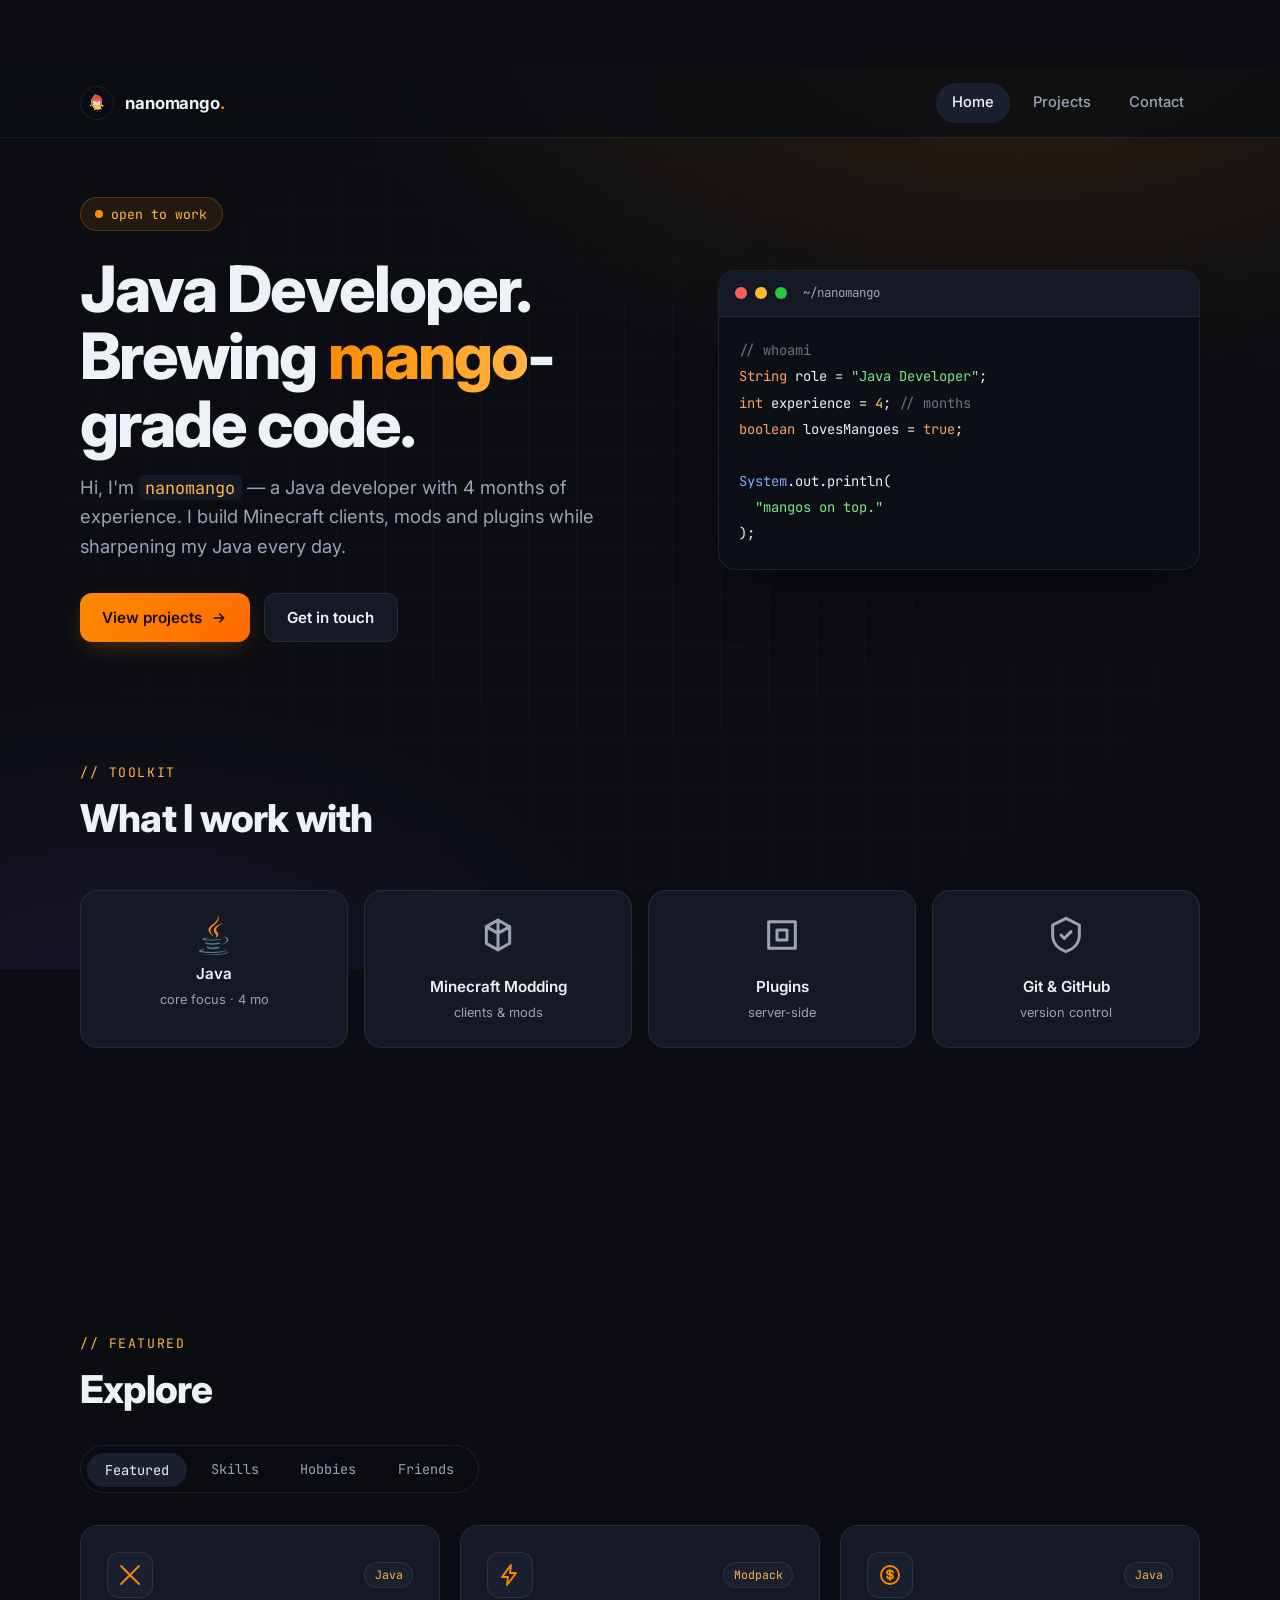
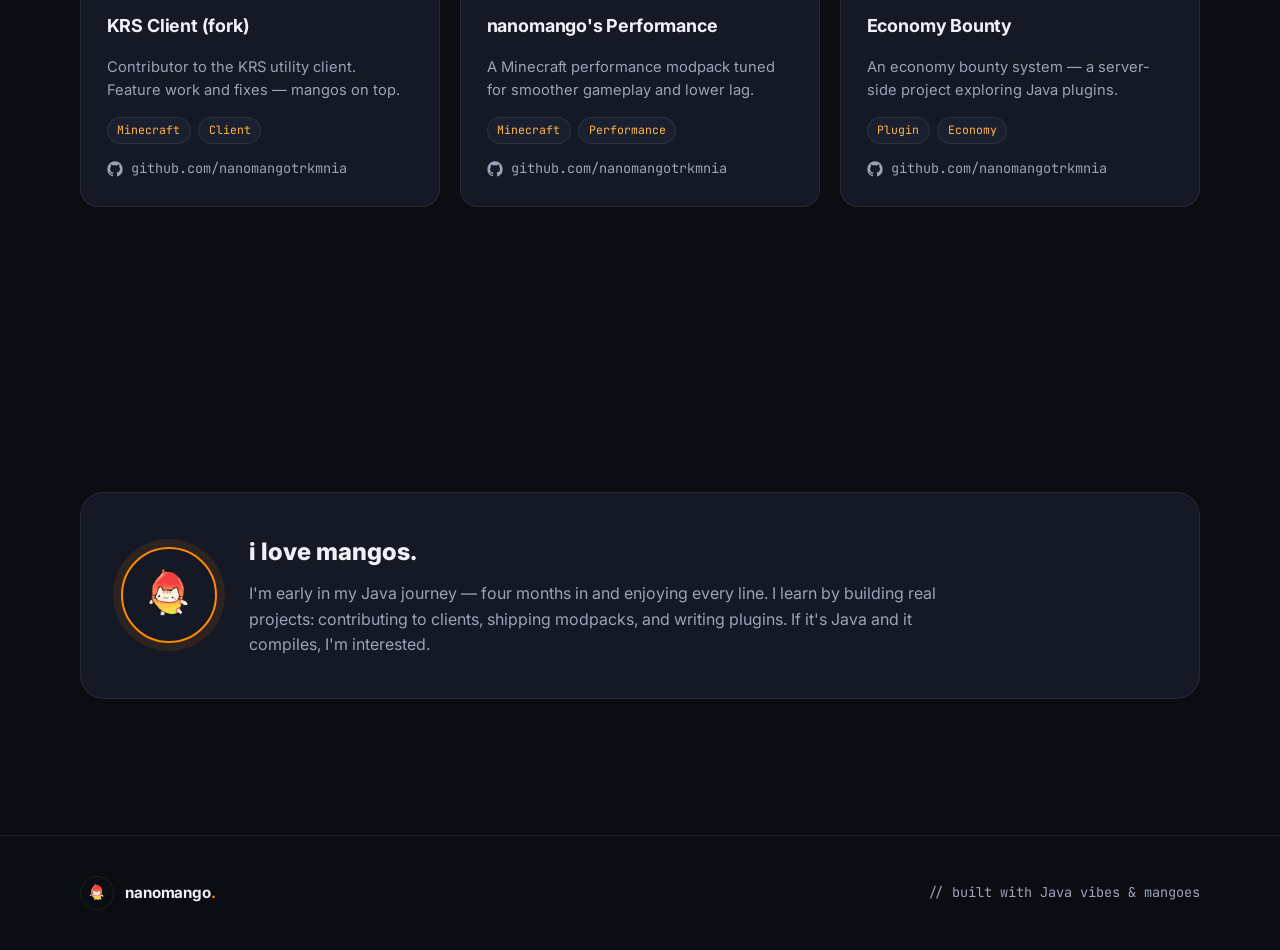
<file: index.html>
<!DOCTYPE html>
<html lang="en" class="home">
<head>
    <meta charset="UTF-8">
    <meta name="viewport" content="width=device-width, initial-scale=1.0">
    <title>nanomango — Java Developer</title>
    <meta name="description" content="nanomango is a Java developer with 4 months of experience building Minecraft mods, plugins and clients.">
    <link rel="icon" type="image/png" href="assets/mangocat.png">
    <link rel="preconnect" href="https://fonts.googleapis.com">
    <link rel="preconnect" href="https://fonts.gstatic.com" crossorigin>
    <link href="https://fonts.googleapis.com/css2?family=Inter:wght@400;500;600;700;800&family=JetBrains+Mono:wght@400;500;600&display=swap" rel="stylesheet">
    <link rel="stylesheet" href="assets/style.css">
</head>
<body>
    <nav class="nav">
        <div class="container nav-inner">
            <a class="brand" href="./">
                <img src="assets/mangocat.png" alt="nanomango">
                nanomango<span class="dot">.</span>
            </a>
            <div class="nav-links">
                <a href="./" class="active">Home</a>
                <a href="projects/">Projects</a>
                <a href="contact/">Contact</a>
            </div>
        </div>
    </nav>

    <main>
        <section class="hero container">
            <div>
                <span class="eyebrow"><span class="pulse"></span> open to work</span>
                <h1>Java Developer.<br>Brewing <span class="accent">mango</span>-grade code.</h1>
                <p class="subtitle">
                    Hi, I'm <code>nanomango</code> — a Java developer with 4 months of experience.
                    I build Minecraft clients, mods and plugins while sharpening my Java every day.
                </p>
                <div class="btn-row">
                    <a class="btn btn-primary" href="projects/">
                        View projects
                        <svg width="16" height="16" viewBox="0 0 24 24" fill="none" stroke="currentColor" stroke-width="2.4" stroke-linecap="round" stroke-linejoin="round"><path d="M5 12h14M13 6l6 6-6 6"/></svg>
                    </a>
                    <a class="btn btn-ghost" href="contact/">Get in touch</a>
                </div>
            </div>

            <div class="terminal">
                <div class="terminal-head">
                    <span class="tl red"></span>
                    <span class="tl yellow"></span>
                    <span class="tl green"></span>
                    <span class="path">~/nanomango</span>
                </div>
                <div class="terminal-body">
                    <div class="line"><span class="cm">// whoami</span></div>
                    <div class="line"><span class="kw">String</span> role = <span class="str">"Java Developer"</span>;</div>
                    <div class="line"><span class="kw">int</span> experience = <span class="num">4</span>; <span class="cm">// months</span></div>
                    <div class="line"><span class="kw">boolean</span> lovesMangoes = <span class="kw">true</span>;</div>
                    <div class="line">&nbsp;</div>
                    <div class="line"><span class="fn">System</span>.out.println(</div>
                    <div class="line">  <span class="str">"mangos on top."</span></div>
                    <div class="line">);</div>
                </div>
            </div>
        </section>

        <section class="section container">
            <div class="section-head">
                <div class="kicker">// toolkit</div>
                <h2>What I work with</h2>
            </div>
            <div class="skills-grid">
                <div class="skill">
                    <img src="assets/java.svg" alt="Java" width="40" height="40">
                    <div class="name">Java</div>
                    <div class="lvl">core focus · 4 mo</div>
                </div>
                <div class="skill">
                    <svg viewBox="0 0 24 24" fill="none" stroke="#9aa3b8" stroke-width="1.8" stroke-linecap="round" stroke-linejoin="round"><path d="M12 3v18M5 7l7-4 7 4M5 7l7 4 7-4M5 7v10l7 4 7-4V7"/></svg>
                    <div class="name">Minecraft Modding</div>
                    <div class="lvl">clients & mods</div>
                </div>
                <div class="skill">
                    <svg viewBox="0 0 24 24" fill="none" stroke="#9aa3b8" stroke-width="1.8" stroke-linecap="round" stroke-linejoin="round"><path d="M4 4h16v16H4zM9 9h6v6H9z"/></svg>
                    <div class="name">Plugins</div>
                    <div class="lvl">server-side</div>
                </div>
                <div class="skill">
                    <svg viewBox="0 0 24 24" fill="none" stroke="#9aa3b8" stroke-width="1.8" stroke-linecap="round" stroke-linejoin="round"><path d="M12 2l8 4v6c0 5-3.5 8.5-8 10-4.5-1.5-8-5-8-10V6z"/><path d="M9 12l2 2 4-4"/></svg>
                    <div class="name">Git & GitHub</div>
                    <div class="lvl">version control</div>
                </div>
            </div>
        </section>

        <section class="showcase container" id="showcase">
            <div class="section-head showcase-head">
                <div class="kicker">// featured</div>
                <h2>Explore</h2>
            </div>

            <div class="tabs" role="tablist">
                <button class="tab active" data-tab="featured">Featured</button>
                <button class="tab" data-tab="skills">Skills</button>
                <button class="tab" data-tab="hobbies">Hobbies</button>
                <button class="tab" data-tab="friends">Friends</button>
            </div>

            <div class="panes">
                <div class="pane active" id="pane-featured">
                    <div class="projects-grid">
                        <a class="project" href="https://github.com/nanomangotrkmnia/KRS-ohio-ver" target="_blank" rel="noopener">
                            <div class="project-top">
                                <span class="icon-badge">
                                    <svg viewBox="0 0 24 24" fill="none" stroke="#ff8a00" stroke-width="1.8" stroke-linecap="round" stroke-linejoin="round"><path d="M3 3l18 18M3 21L21 3"/></svg>
                                </span>
                                <span class="tag">Java</span>
                            </div>
                            <h3>KRS Client (fork)</h3>
                            <p>Contributor to the KRS utility client. Feature work and fixes — mangos on top.</p>
                            <div class="tags">
                                <span class="tag">Minecraft</span>
                                <span class="tag">Client</span>
                            </div>
                            <span class="repo-link">
                                <svg viewBox="0 0 24 24" fill="currentColor"><path d="M12 .5A11.5 11.5 0 0 0 .5 12a11.5 11.5 0 0 0 7.86 10.92c.58.11.79-.25.79-.56v-2c-3.2.7-3.88-1.36-3.88-1.36-.53-1.33-1.28-1.68-1.28-1.68-1.05-.72.08-.7.08-.7 1.16.08 1.77 1.2 1.77 1.2 1.03 1.77 2.7 1.26 3.36.96.1-.75.4-1.26.73-1.55-2.55-.29-5.24-1.28-5.24-5.68 0-1.25.45-2.28 1.2-3.08-.12-.3-.52-1.46.11-3.05 0 0 .97-.31 3.18 1.18a11 11 0 0 1 5.79 0c2.2-1.49 3.17-1.18 3.17-1.18.63 1.59.23 2.75.12 3.05.74.8 1.2 1.83 1.2 3.08 0 4.4-2.69 5.39-5.25 5.67.41.36.78 1.06.78 2.14v3.17c0 .31.2.68.8.56A11.5 11.5 0 0 0 23.5 12 11.5 11.5 0 0 0 12 .5Z"/></svg>
                                github.com/nanomangotrkmnia
                            </span>
                        </a>

                        <a class="project" href="https://github.com/nanomangotrkmnia/Nano-s-Performance" target="_blank" rel="noopener">
                            <div class="project-top">
                                <span class="icon-badge">
                                    <svg viewBox="0 0 24 24" fill="none" stroke="#ff8a00" stroke-width="1.8" stroke-linecap="round" stroke-linejoin="round"><path d="M13 2L4 14h6l-1 8 9-12h-6z"/></svg>
                                </span>
                                <span class="tag">Modpack</span>
                            </div>
                            <h3>nanomango's Performance</h3>
                            <p>A Minecraft performance modpack tuned for smoother gameplay and lower lag.</p>
                            <div class="tags">
                                <span class="tag">Minecraft</span>
                                <span class="tag">Performance</span>
                            </div>
                            <span class="repo-link">
                                <svg viewBox="0 0 24 24" fill="currentColor"><path d="M12 .5A11.5 11.5 0 0 0 .5 12a11.5 11.5 0 0 0 7.86 10.92c.58.11.79-.25.79-.56v-2c-3.2.7-3.88-1.36-3.88-1.36-.53-1.33-1.28-1.68-1.28-1.68-1.05-.72.08-.7.08-.7 1.16.08 1.77 1.2 1.77 1.2 1.03 1.77 2.7 1.26 3.36.96.1-.75.4-1.26.73-1.55-2.55-.29-5.24-1.28-5.24-5.68 0-1.25.45-2.28 1.2-3.08-.12-.3-.52-1.46.11-3.05 0 0 .97-.31 3.18 1.18a11 11 0 0 1 5.79 0c2.2-1.49 3.17-1.18 3.17-1.18.63 1.59.23 2.75.12 3.05.74.8 1.2 1.83 1.2 3.08 0 4.4-2.69 5.39-5.25 5.67.41.36.78 1.06.78 2.14v3.17c0 .31.2.68.8.56A11.5 11.5 0 0 0 23.5 12 11.5 11.5 0 0 0 12 .5Z"/></svg>
                                github.com/nanomangotrkmnia
                            </span>
                        </a>

                        <a class="project" href="https://github.com/nanomangotrkmnia/EconomyBounty" target="_blank" rel="noopener">
                            <div class="project-top">
                                <span class="icon-badge">
                                    <svg viewBox="0 0 24 24" fill="none" stroke="#ff8a00" stroke-width="1.8" stroke-linecap="round" stroke-linejoin="round"><circle cx="12" cy="12" r="9"/><path d="M12 7v10M15 9.5c0-1.4-1.3-2-3-2s-3 .6-3 2 1.4 1.7 3 2 3 .6 3 2-1.3 2-3 2-3-.6-3-2"/></svg>
                                </span>
                                <span class="tag">Java</span>
                            </div>
                            <h3>Economy Bounty</h3>
                            <p>An economy bounty system — a server-side project exploring Java plugins.</p>
                            <div class="tags">
                                <span class="tag">Plugin</span>
                                <span class="tag">Economy</span>
                            </div>
                            <span class="repo-link">
                                <svg viewBox="0 0 24 24" fill="currentColor"><path d="M12 .5A11.5 11.5 0 0 0 .5 12a11.5 11.5 0 0 0 7.86 10.92c.58.11.79-.25.79-.56v-2c-3.2.7-3.88-1.36-3.88-1.36-.53-1.33-1.28-1.68-1.28-1.68-1.05-.72.08-.7.08-.7 1.16.08 1.77 1.2 1.77 1.2 1.03 1.77 2.7 1.26 3.36.96.1-.75.4-1.26.73-1.55-2.55-.29-5.24-1.28-5.24-5.68 0-1.25.45-2.28 1.2-3.08-.12-.3-.52-1.46.11-3.05 0 0 .97-.31 3.18 1.18a11 11 0 0 1 5.79 0c2.2-1.49 3.17-1.18 3.17-1.18.63 1.59.23 2.75.12 3.05.74.8 1.2 1.83 1.2 3.08 0 4.4-2.69 5.39-5.25 5.67.41.36.78 1.06.78 2.14v3.17c0 .31.2.68.8.56A11.5 11.5 0 0 0 23.5 12 11.5 11.5 0 0 0 12 .5Z"/></svg>
                                github.com/nanomangotrkmnia
                            </span>
                        </a>
                    </div>
                </div>

                <div class="pane" id="pane-skills">
                    <div class="skills-grid">
                        <div class="skill">
                            <svg viewBox="0 0 24 24" fill="none" stroke="#9aa3b8" stroke-width="1.8" stroke-linecap="round" stroke-linejoin="round"><path d="M6 3h12v4a6 6 0 0 1-12 0zM6 4H4a2 2 0 0 0 2 3M18 4h2a2 2 0 0 1-2 3"/></svg>
                            <div class="name">Java</div>
                            <div class="lvl">core focus · 4 mo</div>
                            <div class="desc">OOP fundamentals, practiced daily.</div>
                        </div>
                        <div class="skill">
                            <svg viewBox="0 0 24 24" fill="none" stroke="#9aa3b8" stroke-width="1.8" stroke-linecap="round" stroke-linejoin="round"><path d="M6 13.87A4 4 0 0 1 7.41 6a5.11 5.11 0 0 1 1.05-1.54 5 5 0 0 1 7.08 0A5.11 5.11 0 0 1 16.59 6 4 4 0 0 1 18 13.87V21H6Z"/><path d="m6 17 12-4"/></svg>
                            <div class="name">Cooking</div>
                            <div class="lvl">home cooking</div>
                            <div class="desc">Kitchen experiments on the daily.</div>
                        </div>
                        <div class="skill">
                            <svg viewBox="0 0 24 24" fill="none" stroke="#9aa3b8" stroke-width="1.8" stroke-linecap="round" stroke-linejoin="round"><circle cx="12" cy="12" r="10"/><path d="M2 12h20M12 2a15.3 15.3 0 0 1 4 10 15.3 15.3 0 0 1-4 10 15.3 15.3 0 0 1-4-10 15.3 15.3 0 0 1 4-10z"/></svg>
                            <div class="name">Chinese</div>
                            <div class="lvl">simplified & traditional</div>
                            <div class="desc">Reading and writing in both scripts.</div>
                        </div>
                        <div class="skill">
                            <svg viewBox="0 0 24 24" fill="none" stroke="#9aa3b8" stroke-width="1.8" stroke-linecap="round" stroke-linejoin="round"><rect x="4" y="4" width="16" height="16" rx="2"/><rect x="9" y="9" width="6" height="6"/><path d="M15 2v2M15 20v2M2 15h2M2 9h2M20 15h2M20 9h2M9 2v2M9 20v2"/></svg>
                            <div class="name">PC Building</div>
                            <div class="lvl">custom builds</div>
                            <div class="desc">Picking parts and putting them together.</div>
                        </div>
                    </div>
                </div>

                <div class="pane" id="pane-hobbies">
                    <div class="hobby-grid">
                        <div class="card">
                            <h3>Minecraft</h3>
                            <p>Building, exploring and breaking blocks since forever.</p>
                        </div>
                        <div class="card">
                            <h3>Modding</h3>
                            <p>Tinkering with clients, mods and plugins.</p>
                        </div>
                        <div class="card">
                            <h3>Mangoes</h3>
                            <p>The superior fruit. No debate.</p>
                        </div>
                        <div class="card">
                            <h3>PC Building</h3>
                            <p>Picking parts and chasing frames.</p>
                        </div>
                        <div class="card">
                            <h3>Reading</h3>
                            <p>Novels and manhwas, one chapter at a time.</p>
                        </div>
                        <div class="card">
                            <h3>Cooking</h3>
                            <p>Experimenting in the kitchen.</p>
                        </div>
                        <div class="card">
                            <h3>Bedwars</h3>
                            <p>Breaking beds and taking names.</p>
                        </div>
                    </div>
                </div>

                <div class="pane" id="pane-friends">
                    <div class="friend-grid">
                        <div class="card friend">
                            <img class="friend-avatar" src="assets/friend-1.png" alt="Jamal Haung">
                            <h3>Jamal Haung</h3>
                            <span class="tag">friend</span>
                        </div>
                        <a class="card friend" href="https://discord.gg/nMTEzHcwSW" target="_blank" rel="noopener">
                            <h3>KRS Discord</h3>
                            <p>Join the KRS client community.</p>
                            <span class="tag">discord</span>
                            <span class="hint">click me to get invite</span>
                        </a>
                        <div class="card friend">
                            <img class="friend-avatar" src="assets/friend-2.png" alt="Coda">
                            <h3>Coda</h3>
                            <span class="tag">friend</span>
                            <p class="quote">&ldquo;The shortest path was a detour.&rdquo; &mdash; Gyro Zeppeli</p>
                        </div>
                        <div class="card friend">
                            <img class="friend-avatar" src="assets/friend-3.png" alt="Amazon">
                            <h3>Amazon</h3>
                            <span class="tag">friend</span>
                            <p class="quote">&ldquo;If there is a hole, there is a goal.&rdquo; &mdash; Amazon</p>
                        </div>
                    </div>
                    <p class="pane-note">More friends, communities &amp; servers will be added here soon.</p>
                </div>
            </div>
        </section>

        <section class="section container">
            <div class="about">
                <img class="mango-badge" src="assets/mangocat.png" alt="mangocat">
                <div>
                    <h2>i love mangos.</h2>
                    <p>
                        I'm early in my Java journey — four months in and enjoying every line.
                        I learn by building real projects: contributing to clients, shipping modpacks,
                        and writing plugins. If it's Java and it compiles, I'm interested.
                    </p>
                </div>
            </div>
        </section>
    </main>

    <footer class="footer">
        <div class="container footer-inner">
            <a class="brand" href="./">
                <img src="assets/mangocat.png" alt="nanomango">
                nanomango<span class="dot">.</span>
            </a>
            <span class="made">// built with Java vibes & mangoes</span>
        </div>
    </footer>

    <script>
        const tabs = document.querySelectorAll('.tab');
        const panes = document.querySelectorAll('.pane');
        tabs.forEach(tab => {
            tab.addEventListener('click', () => {
                tabs.forEach(t => t.classList.remove('active'));
                panes.forEach(p => p.classList.remove('active'));
                tab.classList.add('active');
                document.getElementById('pane-' + tab.dataset.tab).classList.add('active');
            });
        });
    </script>
</body>
</html>
</file>
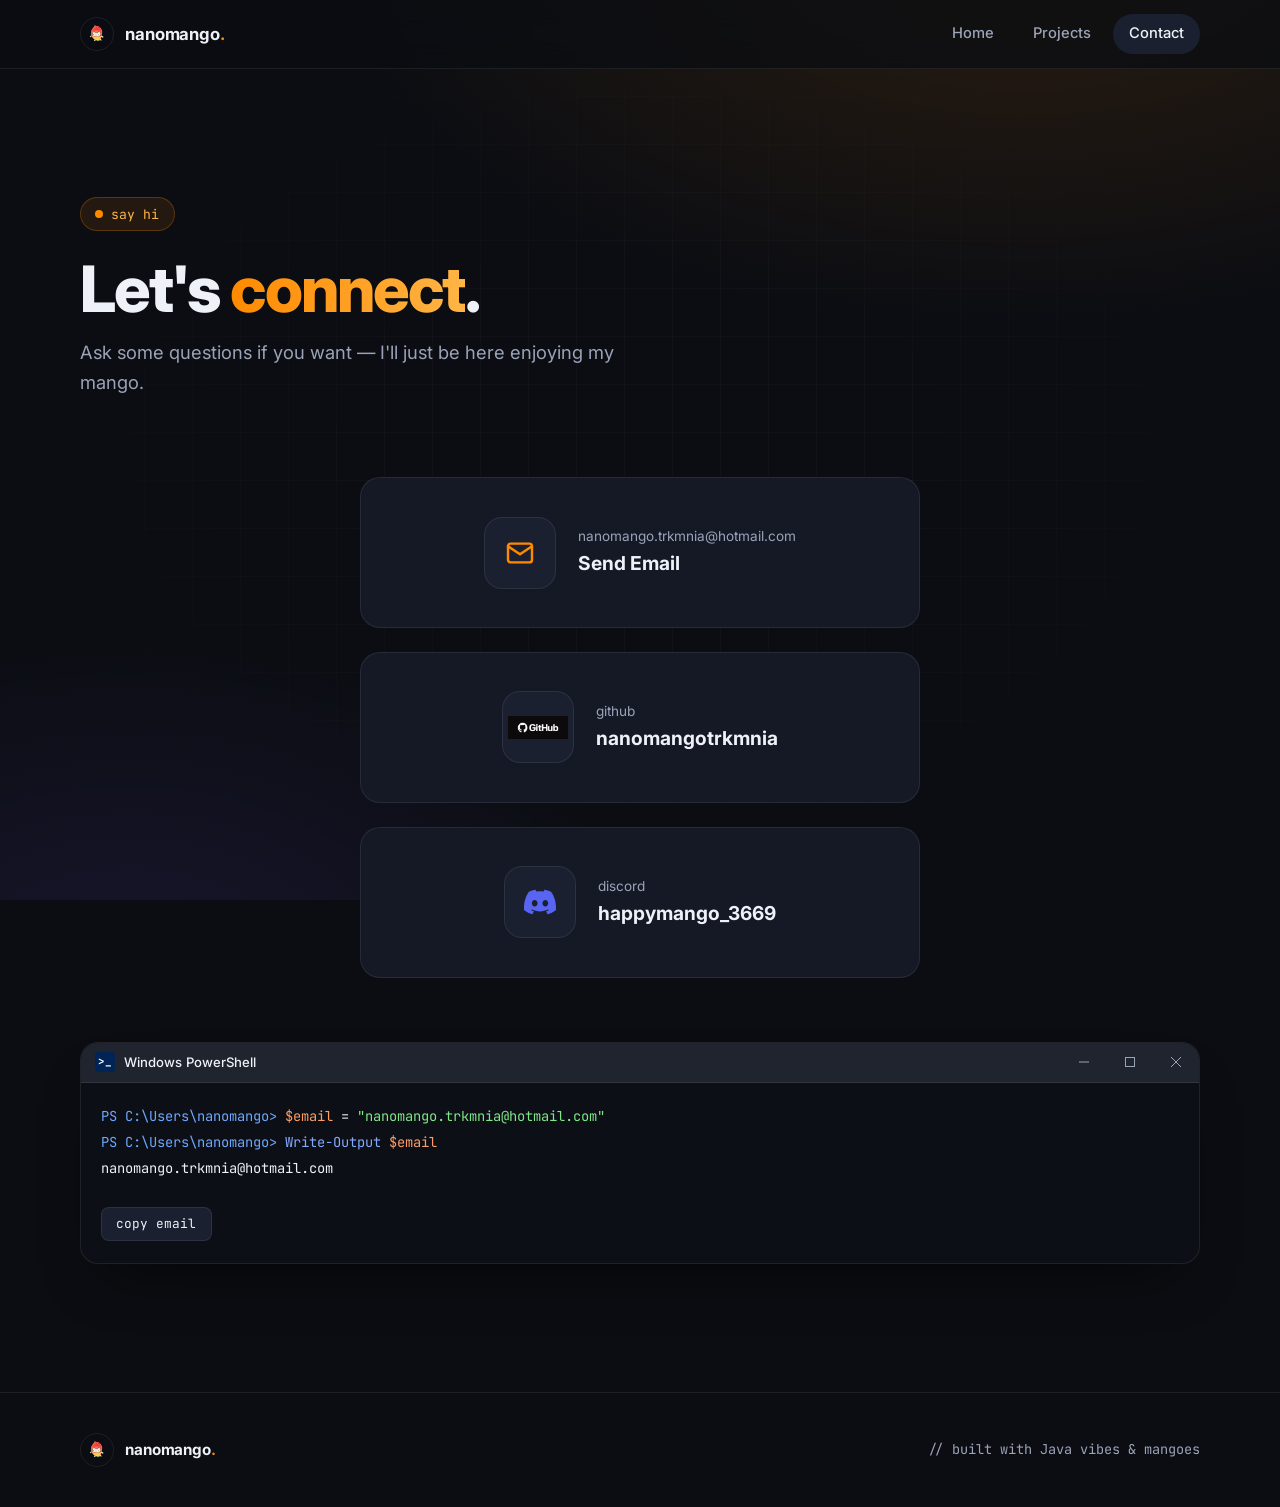
<file: contact/index.html>
<!DOCTYPE html>
<html lang="en">
<head>
    <meta charset="UTF-8">
    <meta name="viewport" content="width=device-width, initial-scale=1.0">
    <title>Contact — nanomango</title>
    <meta name="description" content="Get in touch with nanomango — a Java developer building Minecraft clients, mods and plugins.">
    <link rel="icon" type="image/png" href="../assets/mangocat.png">
    <link rel="preconnect" href="https://fonts.googleapis.com">
    <link rel="preconnect" href="https://fonts.gstatic.com" crossorigin>
    <link href="https://fonts.googleapis.com/css2?family=Inter:wght@400;500;600;700;800&family=JetBrains+Mono:wght@400;500;600&display=swap" rel="stylesheet">
    <link rel="stylesheet" href="../assets/style.css">
</head>
<body>
    <nav class="nav">
        <div class="container nav-inner">
            <a class="brand" href="../">
                <img src="../assets/mangocat.png" alt="nanomango">
                nanomango<span class="dot">.</span>
            </a>
            <div class="nav-links">
                <a href="../">Home</a>
                <a href="../projects/">Projects</a>
                <a href="../contact/" class="active">Contact</a>
            </div>
        </div>
    </nav>

    <main>
        <section class="hero container" style="grid-template-columns: 1fr;">
            <div>
                <span class="eyebrow"><span class="pulse"></span> say hi</span>
                <h1>Let's <span class="accent">connect</span>.</h1>
                <p class="subtitle">
                    Ask some questions if you want — I'll just be here enjoying my mango.
                </p>
            </div>
        </section>

        <section class="container" style="padding-bottom: 4rem;">
            <div class="contact-center">
                <a class="contact-card" href="mailto:nanomango.trkmnia@hotmail.com">
                    <span class="ic">
                        <svg viewBox="0 0 24 24" fill="none" stroke="#ff8a00" stroke-width="1.8" stroke-linecap="round" stroke-linejoin="round"><rect x="3" y="5" width="18" height="14" rx="2"/><path d="M3 7l9 6 9-6"/></svg>
                    </span>
                    <span>
                        <div class="lbl">nanomango.trkmnia@hotmail.com</div>
                        <div class="val">Send Email</div>
                    </span>
                </a>

                <a class="contact-card" href="https://github.com/nanomangotrkmnia" target="_blank" rel="noopener">
                    <span class="ic">
                        <img src="../assets/github.png" alt="GitHub" style="filter: invert(1);">
                    </span>
                    <span>
                        <div class="lbl">github</div>
                        <div class="val">nanomangotrkmnia</div>
                    </span>
                </a>

                <a class="contact-card" href="#" id="discord-card" title="Click to copy">
                    <span class="ic">
                        <svg viewBox="0 0 24 24" fill="#5865F2"><path d="M20.317 4.37a19.79 19.79 0 0 0-4.885-1.515.074.074 0 0 0-.079.037c-.211.375-.444.864-.608 1.249a18.27 18.27 0 0 0-5.487 0 12.64 12.64 0 0 0-.617-1.25.077.077 0 0 0-.079-.036A19.736 19.736 0 0 0 3.677 4.37a.07.07 0 0 0-.032.027C.533 9.046-.32 13.58.099 18.057a.082.082 0 0 0 .031.057 19.9 19.9 0 0 0 5.993 3.03.078.078 0 0 0 .084-.028c.462-.63.874-1.295 1.226-1.994a.076.076 0 0 0-.041-.106 13.107 13.107 0 0 1-1.872-.892.077.077 0 0 1-.008-.128c.126-.094.252-.192.372-.291a.074.074 0 0 1 .077-.01c3.928 1.793 8.18 1.793 12.062 0a.074.074 0 0 1 .078.009c.12.099.246.198.373.292a.077.077 0 0 1-.006.127 12.3 12.3 0 0 1-1.873.892.077.077 0 0 0-.041.107c.36.698.772 1.362 1.225 1.993a.076.076 0 0 0 .084.028 19.84 19.84 0 0 0 6.002-3.03.077.077 0 0 0 .032-.054c.5-5.177-.838-9.674-3.549-13.66a.061.061 0 0 0-.031-.03zM8.02 15.33c-1.182 0-2.157-1.085-2.157-2.419 0-1.333.955-2.418 2.157-2.418 1.21 0 2.176 1.095 2.157 2.418 0 1.334-.956 2.419-2.157 2.419zm7.975 0c-1.183 0-2.157-1.085-2.157-2.419 0-1.333.955-2.418 2.157-2.418 1.21 0 2.176 1.095 2.157 2.418 0 1.334-.946 2.419-2.157 2.419z"/></svg>
                    </span>
                    <span>
                        <div class="lbl">discord</div>
                        <div class="val">happymango_3669</div>
                    </span>
                </a>
            </div>
        </section>

        <section class="container" style="padding-bottom: 4rem;">
            <div class="terminal terminal-win">
                <div class="terminal-head">
                    <span class="win-title">
                        <span class="win-icon">&gt;_</span>
                        Windows PowerShell
                    </span>
                    <span class="win-controls">
                        <span class="win-btn" title="Minimize"><svg width="10" height="10" viewBox="0 0 10 10" fill="none" stroke="currentColor" stroke-width="1"><line x1="0" y1="5" x2="10" y2="5"/></svg></span>
                        <span class="win-btn" title="Maximize"><svg width="10" height="10" viewBox="0 0 10 10" fill="none" stroke="currentColor" stroke-width="1"><rect x="0.5" y="0.5" width="9" height="9"/></svg></span>
                        <span class="win-btn win-close" title="Close"><svg width="10" height="10" viewBox="0 0 10 10" fill="none" stroke="currentColor" stroke-width="1"><path d="M0 0l10 10M10 0L0 10"/></svg></span>
                    </span>
                </div>
                <div class="terminal-body">
                    <div class="line"><span class="ps">PS C:\Users\nanomango&gt;</span> <span class="kw">$email</span> = <span class="str">"nanomango.trkmnia@hotmail.com"</span></div>
                    <div class="line"><span class="ps">PS C:\Users\nanomango&gt;</span> <span class="fn">Write-Output</span> <span class="kw">$email</span></div>
                    <div class="line">nanomango.trkmnia@hotmail.com</div>
                    <div class="line">&nbsp;</div>
                    <div class="line"><button id="copy-email" class="copy-email" type="button">copy email</button></div>
                </div>
            </div>
        </section>
    </main>

    <footer class="footer">
        <div class="container footer-inner">
            <a class="brand" href="../">
                <img src="../assets/mangocat.png" alt="nanomango">
                nanomango<span class="dot">.</span>
            </a>
            <span class="made">// built with Java vibes & mangoes</span>
        </div>
    </footer>

    <script>
        async function copyText(text) {
            try {
                await navigator.clipboard.writeText(text);
            } catch (err) {
                const ta = document.createElement('textarea');
                ta.value = text;
                ta.style.position = 'fixed';
                ta.style.opacity = '0';
                document.body.appendChild(ta);
                ta.focus();
                ta.select();
                document.execCommand('copy');
                document.body.removeChild(ta);
            }
        }

        const email = 'nanomango.trkmnia@hotmail.com';
        const copyEmailBtn = document.getElementById('copy-email');
        if (copyEmailBtn) {
            copyEmailBtn.addEventListener('click', async () => {
                await copyText(email);
                copyEmailBtn.textContent = 'copied!';
                copyEmailBtn.classList.add('copied');
                setTimeout(() => {
                    copyEmailBtn.textContent = 'copy email';
                    copyEmailBtn.classList.remove('copied');
                }, 1600);
            });
        }

        const discordCard = document.getElementById('discord-card');
        if (discordCard) {
            discordCard.addEventListener('click', async (e) => {
                e.preventDefault();
                const val = discordCard.querySelector('.val');
                await copyText('happymango_3669');
                val.textContent = 'copied!';
                setTimeout(() => { val.textContent = 'happymango_3669'; }, 1600);
            });
        }
    </script>
</body>
</html>
</file>
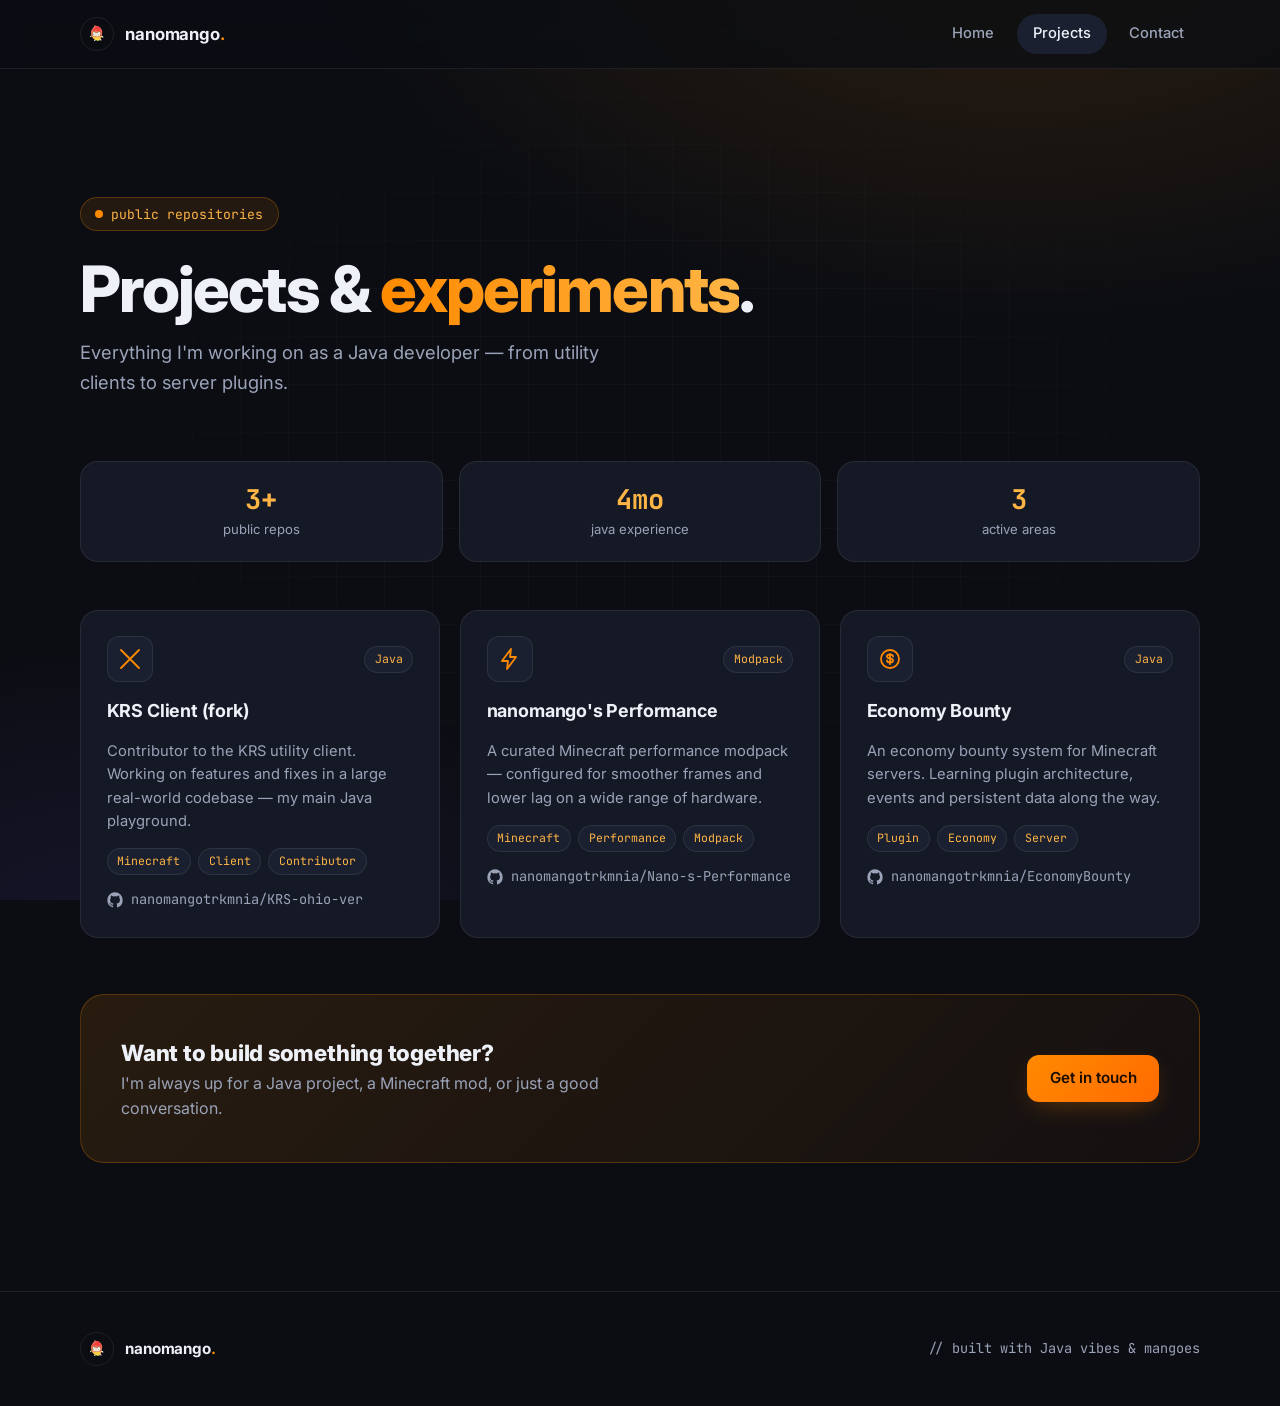
<file: projects/index.html>
<!DOCTYPE html>
<html lang="en">
<head>
    <meta charset="UTF-8">
    <meta name="viewport" content="width=device-width, initial-scale=1.0">
    <title>Projects — nanomango</title>
    <meta name="description" content="Projects by nanomango — a Java developer building Minecraft clients, mods and plugins.">
    <link rel="icon" type="image/png" href="../assets/mangocat.png">
    <link rel="preconnect" href="https://fonts.googleapis.com">
    <link rel="preconnect" href="https://fonts.gstatic.com" crossorigin>
    <link href="https://fonts.googleapis.com/css2?family=Inter:wght@400;500;600;700;800&family=JetBrains+Mono:wght@400;500;600&display=swap" rel="stylesheet">
    <link rel="stylesheet" href="../assets/style.css">
</head>
<body>
    <nav class="nav">
        <div class="container nav-inner">
            <a class="brand" href="../">
                <img src="../assets/mangocat.png" alt="nanomango">
                nanomango<span class="dot">.</span>
            </a>
            <div class="nav-links">
                <a href="../">Home</a>
                <a href="../projects/" class="active">Projects</a>
                <a href="../contact/">Contact</a>
            </div>
        </div>
    </nav>

    <main>
        <section class="hero container" style="grid-template-columns: 1fr;">
            <div>
                <span class="eyebrow"><span class="pulse"></span> public repositories</span>
                <h1>Projects &amp; <span class="accent">experiments</span>.</h1>
                <p class="subtitle">
                    Everything I'm working on as a Java developer — from utility clients to server plugins.
                </p>
            </div>
        </section>

        <section class="container" style="padding-bottom: 4rem;">
            <div class="stats">
                <div class="stat">
                    <div class="num">3+</div>
                    <div class="lbl">public repos</div>
                </div>
                <div class="stat">
                    <div class="num">4mo</div>
                    <div class="lbl">java experience</div>
                </div>
                <div class="stat">
                    <div class="num">3</div>
                    <div class="lbl">active areas</div>
                </div>
            </div>

            <div class="projects-grid">
                <a class="project" href="https://github.com/nanomangotrkmnia/KRS-ohio-ver" target="_blank" rel="noopener">
                    <div class="project-top">
                        <span class="icon-badge">
                            <svg viewBox="0 0 24 24" fill="none" stroke="#ff8a00" stroke-width="1.8" stroke-linecap="round" stroke-linejoin="round"><path d="M3 3l18 18M3 21L21 3"/></svg>
                        </span>
                        <span class="tag">Java</span>
                    </div>
                    <h3>KRS Client (fork)</h3>
                    <p>Contributor to the KRS utility client. Working on features and fixes in a large real-world codebase — my main Java playground.</p>
                    <div class="tags">
                        <span class="tag">Minecraft</span>
                        <span class="tag">Client</span>
                        <span class="tag">Contributor</span>
                    </div>
                    <span class="repo-link">
                        <svg viewBox="0 0 24 24" fill="currentColor"><path d="M12 .5A11.5 11.5 0 0 0 .5 12a11.5 11.5 0 0 0 7.86 10.92c.58.11.79-.25.79-.56v-2c-3.2.7-3.88-1.36-3.88-1.36-.53-1.33-1.28-1.68-1.28-1.68-1.05-.72.08-.7.08-.7 1.16.08 1.77 1.2 1.77 1.2 1.03 1.77 2.7 1.26 3.36.96.1-.75.4-1.26.73-1.55-2.55-.29-5.24-1.28-5.24-5.68 0-1.25.45-2.28 1.2-3.08-.12-.3-.52-1.46.11-3.05 0 0 .97-.31 3.18 1.18a11 11 0 0 1 5.79 0c2.2-1.49 3.17-1.18 3.17-1.18.63 1.59.23 2.75.12 3.05.74.8 1.2 1.83 1.2 3.08 0 4.4-2.69 5.39-5.25 5.67.41.36.78 1.06.78 2.14v3.17c0 .31.2.68.8.56A11.5 11.5 0 0 0 23.5 12 11.5 11.5 0 0 0 12 .5Z"/></svg>
                        nanomangotrkmnia/KRS-ohio-ver
                    </span>
                </a>

                <a class="project" href="https://github.com/nanomangotrkmnia/Nano-s-Performance" target="_blank" rel="noopener">
                    <div class="project-top">
                        <span class="icon-badge">
                            <svg viewBox="0 0 24 24" fill="none" stroke="#ff8a00" stroke-width="1.8" stroke-linecap="round" stroke-linejoin="round"><path d="M13 2L4 14h6l-1 8 9-12h-6z"/></svg>
                        </span>
                        <span class="tag">Modpack</span>
                    </div>
                    <h3>nanomango's Performance</h3>
                    <p>A curated Minecraft performance modpack — configured for smoother frames and lower lag on a wide range of hardware.</p>
                    <div class="tags">
                        <span class="tag">Minecraft</span>
                        <span class="tag">Performance</span>
                        <span class="tag">Modpack</span>
                    </div>
                    <span class="repo-link">
                        <svg viewBox="0 0 24 24" fill="currentColor"><path d="M12 .5A11.5 11.5 0 0 0 .5 12a11.5 11.5 0 0 0 7.86 10.92c.58.11.79-.25.79-.56v-2c-3.2.7-3.88-1.36-3.88-1.36-.53-1.33-1.28-1.68-1.28-1.68-1.05-.72.08-.7.08-.7 1.16.08 1.77 1.2 1.77 1.2 1.03 1.77 2.7 1.26 3.36.96.1-.75.4-1.26.73-1.55-2.55-.29-5.24-1.28-5.24-5.68 0-1.25.45-2.28 1.2-3.08-.12-.3-.52-1.46.11-3.05 0 0 .97-.31 3.18 1.18a11 11 0 0 1 5.79 0c2.2-1.49 3.17-1.18 3.17-1.18.63 1.59.23 2.75.12 3.05.74.8 1.2 1.83 1.2 3.08 0 4.4-2.69 5.39-5.25 5.67.41.36.78 1.06.78 2.14v3.17c0 .31.2.68.8.56A11.5 11.5 0 0 0 23.5 12 11.5 11.5 0 0 0 12 .5Z"/></svg>
                        nanomangotrkmnia/Nano-s-Performance
                    </span>
                </a>

                <a class="project" href="https://github.com/nanomangotrkmnia/EconomyBounty" target="_blank" rel="noopener">
                    <div class="project-top">
                        <span class="icon-badge">
                            <svg viewBox="0 0 24 24" fill="none" stroke="#ff8a00" stroke-width="1.8" stroke-linecap="round" stroke-linejoin="round"><circle cx="12" cy="12" r="9"/><path d="M12 7v10M15 9.5c0-1.4-1.3-2-3-2s-3 .6-3 2 1.4 1.7 3 2 3 .6 3 2-1.3 2-3 2-3-.6-3-2"/></svg>
                        </span>
                        <span class="tag">Java</span>
                    </div>
                    <h3>Economy Bounty</h3>
                    <p>An economy bounty system for Minecraft servers. Learning plugin architecture, events and persistent data along the way.</p>
                    <div class="tags">
                        <span class="tag">Plugin</span>
                        <span class="tag">Economy</span>
                        <span class="tag">Server</span>
                    </div>
                    <span class="repo-link">
                        <svg viewBox="0 0 24 24" fill="currentColor"><path d="M12 .5A11.5 11.5 0 0 0 .5 12a11.5 11.5 0 0 0 7.86 10.92c.58.11.79-.25.79-.56v-2c-3.2.7-3.88-1.36-3.88-1.36-.53-1.33-1.28-1.68-1.28-1.68-1.05-.72.08-.7.08-.7 1.16.08 1.77 1.2 1.77 1.2 1.03 1.77 2.7 1.26 3.36.96.1-.75.4-1.26.73-1.55-2.55-.29-5.24-1.28-5.24-5.68 0-1.25.45-2.28 1.2-3.08-.12-.3-.52-1.46.11-3.05 0 0 .97-.31 3.18 1.18a11 11 0 0 1 5.79 0c2.2-1.49 3.17-1.18 3.17-1.18.63 1.59.23 2.75.12 3.05.74.8 1.2 1.83 1.2 3.08 0 4.4-2.69 5.39-5.25 5.67.41.36.78 1.06.78 2.14v3.17c0 .31.2.68.8.56A11.5 11.5 0 0 0 23.5 12 11.5 11.5 0 0 0 12 .5Z"/></svg>
                        nanomangotrkmnia/EconomyBounty
                    </span>
                </a>
            </div>

            <div class="cta-band">
                <div>
                    <h2>Want to build something together?</h2>
                    <p>I'm always up for a Java project, a Minecraft mod, or just a good conversation.</p>
                </div>
                <a class="btn btn-primary" href="../contact/">Get in touch</a>
            </div>
        </section>
    </main>

    <footer class="footer">
        <div class="container footer-inner">
            <a class="brand" href="../">
                <img src="../assets/mangocat.png" alt="nanomango">
                nanomango<span class="dot">.</span>
            </a>
            <span class="made">// built with Java vibes & mangoes</span>
        </div>
    </footer>
</body>
</html>
</file>
<file: assets/style.css>
:root {
    --bg: #0b0d12;
    --bg-2: #10131b;
    --surface: #151925;
    --surface-2: #1b2030;
    --border: rgba(255, 255, 255, 0.08);
    --text: #eef1f7;
    --muted: #9aa3b8;
    --accent: #ff8a00;
    --accent-2: #ffb545;
    --accent-glow: rgba(255, 138, 0, 0.35);
    --code: #7ee787;
    --radius: 18px;
    --mono: "JetBrains Mono", "SF Mono", "Cascadia Code", Consolas, monospace;
    --sans: "Inter", -apple-system, BlinkMacSystemFont, "Segoe UI", Roboto, sans-serif;
}

* { margin: 0; padding: 0; box-sizing: border-box; }

html { scroll-behavior: smooth; }

html.home { scroll-snap-type: y mandatory; }

body {
    background: var(--bg);
    color: var(--text);
    font-family: var(--sans);
    line-height: 1.6;
    -webkit-font-smoothing: antialiased;
    overflow-x: hidden;
    position: relative;
}

/* Ambient background (replaces video) */
body::before {
    content: "";
    position: fixed;
    inset: 0;
    z-index: -2;
    background:
        radial-gradient(1200px 700px at 80% -10%, rgba(255, 138, 0, 0.14), transparent 60%),
        radial-gradient(900px 600px at 10% 110%, rgba(120, 90, 255, 0.12), transparent 60%),
        var(--bg);
}

body::after {
    content: "";
    position: fixed;
    inset: 0;
    z-index: -1;
    background-image:
        linear-gradient(rgba(255, 255, 255, 0.025) 1px, transparent 1px),
        linear-gradient(90deg, rgba(255, 255, 255, 0.025) 1px, transparent 1px);
    background-size: 48px 48px;
    mask-image: radial-gradient(ellipse at center, black 30%, transparent 75%);
    -webkit-mask-image: radial-gradient(ellipse at center, black 30%, transparent 75%);
}

a { color: inherit; text-decoration: none; }

.container {
    width: min(1120px, 92%);
    margin: 0 auto;
}

/* ---------- Nav ---------- */
.nav {
    position: sticky;
    top: 0;
    z-index: 50;
    backdrop-filter: blur(14px);
    background: rgba(11, 13, 18, 0.72);
    border-bottom: 1px solid var(--border);
}

.nav-inner {
    display: flex;
    align-items: center;
    justify-content: space-between;
    height: 68px;
}

.brand {
    display: flex;
    align-items: center;
    gap: 0;
    font-weight: 700;
    font-size: 1.05rem;
    letter-spacing: -0.01em;
}

.brand img {
    width: 34px;
    height: 34px;
    border-radius: 50%;
    object-fit: cover;
    border: 1px solid var(--border);
    margin-right: 0.7rem;
}

.brand .dot {
    color: var(--accent);
}

.nav-links {
    display: flex;
    gap: 0.4rem;
}

.nav-links a {
    padding: 0.5rem 1rem;
    border-radius: 999px;
    color: var(--muted);
    font-size: 0.92rem;
    font-weight: 500;
    transition: color 0.2s ease, background 0.2s ease;
}

.nav-links a:hover { color: var(--text); background: var(--surface); }

.nav-links a.active { color: var(--text); background: var(--surface-2); }

/* ---------- Hero ---------- */
.hero {
    padding: clamp(4rem, 10vw, 8rem) 0 3rem;
    display: grid;
    grid-template-columns: 1.1fr 0.9fr;
    gap: 3rem;
    align-items: center;
}

.eyebrow {
    display: inline-flex;
    align-items: center;
    gap: 0.5rem;
    font-family: var(--mono);
    font-size: 0.82rem;
    color: var(--accent-2);
    background: rgba(255, 138, 0, 0.1);
    border: 1px solid rgba(255, 138, 0, 0.25);
    padding: 0.35rem 0.9rem;
    border-radius: 999px;
    margin-bottom: 1.5rem;
}

.eyebrow .pulse {
    width: 8px;
    height: 8px;
    border-radius: 50%;
    background: var(--accent);
    box-shadow: 0 0 0 0 var(--accent-glow);
    animation: pulse 2s infinite;
}

@keyframes pulse {
    0% { box-shadow: 0 0 0 0 var(--accent-glow); }
    70% { box-shadow: 0 0 0 9px transparent; }
    100% { box-shadow: 0 0 0 0 transparent; }
}

.hero h1 {
    font-size: clamp(2.4rem, 6vw, 4rem);
    font-weight: 800;
    letter-spacing: -0.03em;
    line-height: 1.05;
    margin-bottom: 1rem;
}

.hero h1 .accent {
    background: linear-gradient(90deg, var(--accent), var(--accent-2));
    -webkit-background-clip: text;
    background-clip: text;
    color: transparent;
}

.hero .subtitle {
    color: var(--muted);
    font-size: 1.15rem;
    max-width: 34rem;
    margin-bottom: 2rem;
}

.hero .subtitle code {
    font-family: var(--mono);
    color: var(--accent-2);
    background: var(--surface);
    padding: 0.1rem 0.4rem;
    border-radius: 6px;
    font-size: 0.92em;
}

.btn-row { display: flex; flex-wrap: wrap; gap: 0.9rem; }

.btn {
    display: inline-flex;
    align-items: center;
    gap: 0.55rem;
    padding: 0.72rem 1.4rem;
    border-radius: 12px;
    font-weight: 600;
    font-size: 0.95rem;
    transition: transform 0.15s ease, box-shadow 0.2s ease, background 0.2s ease;
}

.btn-primary {
    background: linear-gradient(135deg, var(--accent), #ff6a00);
    color: #1a0d00;
    box-shadow: 0 8px 26px -8px var(--accent-glow);
}

.btn-primary:hover { transform: translateY(-2px); box-shadow: 0 14px 34px -8px var(--accent-glow); }

.btn-ghost {
    background: var(--surface);
    border: 1px solid var(--border);
    color: var(--text);
}

.btn-ghost:hover { transform: translateY(-2px); background: var(--surface-2); }

/* Terminal card */
.terminal {
    background: #0d0f16;
    border: 1px solid var(--border);
    border-radius: var(--radius);
    overflow: hidden;
    box-shadow: 0 30px 60px -30px rgba(0, 0, 0, 0.7);
    font-family: var(--mono);
    font-size: 0.86rem;
}

.terminal-head {
    display: flex;
    align-items: center;
    gap: 0.5rem;
    padding: 0.8rem 1rem;
    background: var(--surface);
    border-bottom: 1px solid var(--border);
}

.terminal-head .tl {
    width: 12px;
    height: 12px;
    border-radius: 50%;
}

.tl.red { background: #ff5f57; }
.tl.yellow { background: #febc2e; }
.tl.green { background: #28c840; }

.terminal-head .path {
    margin-left: 0.5rem;
    color: var(--muted);
    font-size: 0.78rem;
}

.terminal-body { padding: 1.25rem 1.25rem 1.4rem; line-height: 1.9; }

.terminal-body .line { white-space: pre-wrap; word-break: break-word; }

.terminal-body .kw { color: #ff9e64; }
.terminal-body .str { color: #7ee787; }
.terminal-body .fn { color: #82aaff; }
.terminal-body .cm { color: #6b7280; }
.terminal-body .num { color: #f2cc60; }

/* ---------- Section helpers ---------- */
.section { padding: 4.5rem 0; }

.section-head { margin-bottom: 2.5rem; }

.section-head .kicker {
    font-family: var(--mono);
    color: var(--accent-2);
    font-size: 0.82rem;
    letter-spacing: 0.12em;
    text-transform: uppercase;
}

.section-head h2 {
    font-size: clamp(1.7rem, 4vw, 2.4rem);
    font-weight: 800;
    letter-spacing: -0.02em;
    margin-top: 0.3rem;
}

/* ---------- Skills ---------- */
.skills-grid {
    display: grid;
    grid-template-columns: repeat(auto-fit, minmax(150px, 1fr));
    gap: 1rem;
}

.skill {
    background: var(--surface);
    border: 1px solid var(--border);
    border-radius: var(--radius);
    padding: 1.5rem 1.25rem;
    text-align: center;
    transition: transform 0.2s ease, border-color 0.2s ease;
}

.skill:hover { transform: translateY(-4px); border-color: rgba(255, 138, 0, 0.4); }

.skill svg { width: 40px; height: 40px; margin-bottom: 0.8rem; }

.skill .name { font-weight: 600; font-size: 0.95rem; }

.skill .lvl { color: var(--muted); font-size: 0.8rem; margin-top: 0.2rem; }

/* ---------- Projects ---------- */
.projects-grid {
    display: grid;
    grid-template-columns: repeat(auto-fit, minmax(300px, 1fr));
    gap: 1.25rem;
}

.project {
    background: var(--surface);
    border: 1px solid var(--border);
    border-radius: var(--radius);
    padding: 1.6rem;
    display: flex;
    flex-direction: column;
    gap: 0.9rem;
    transition: transform 0.2s ease, border-color 0.2s ease, box-shadow 0.2s ease;
}

.project:hover {
    transform: translateY(-4px);
    border-color: rgba(255, 138, 0, 0.35);
    box-shadow: 0 20px 40px -24px rgba(255, 138, 0, 0.3);
}

.project-top {
    display: flex;
    align-items: center;
    justify-content: space-between;
}

.project .icon-badge {
    width: 46px;
    height: 46px;
    border-radius: 12px;
    display: grid;
    place-items: center;
    background: var(--surface-2);
    border: 1px solid var(--border);
}

.project .icon-badge svg { width: 24px; height: 24px; }

.project h3 { font-size: 1.12rem; font-weight: 700; letter-spacing: -0.01em; }

.project p { color: var(--muted); font-size: 0.92rem; }

.project .tags { display: flex; flex-wrap: wrap; gap: 0.45rem; }

.tag {
    font-family: var(--mono);
    font-size: 0.72rem;
    padding: 0.2rem 0.6rem;
    border-radius: 999px;
    background: var(--surface-2);
    color: var(--accent-2);
    border: 1px solid var(--border);
}

.project .repo-link {
    display: inline-flex;
    align-items: center;
    gap: 0.5rem;
    color: var(--muted);
    font-size: 0.85rem;
    font-family: var(--mono);
    transition: color 0.2s ease;
}

.project .repo-link:hover { color: var(--accent-2); }

.project .repo-link svg { width: 16px; height: 16px; }

/* ---------- Showcase (featured / skills / hobbies / friends) ---------- */
.home .hero,
.home .section,
.home .showcase {
    scroll-snap-align: start;
}

.home .showcase { scroll-snap-stop: always; }

.showcase {
    min-height: 100vh;
    display: flex;
    flex-direction: column;
    justify-content: center;
    padding: 6rem 0;
}

.showcase-head { margin-bottom: 1.5rem; }

.tabs {
    display: flex;
    flex-wrap: wrap;
    gap: 0.4rem;
    width: fit-content;
    max-width: 100%;
    margin-bottom: 2rem;
    padding: 0.4rem;
    background: rgba(11, 13, 18, 0.6);
    backdrop-filter: blur(12px);
    border: 1px solid var(--border);
    border-radius: 999px;
    position: sticky;
    top: 84px;
    z-index: 20;
}

.tab {
    font-family: var(--mono);
    font-size: 0.85rem;
    color: var(--muted);
    background: transparent;
    border: none;
    padding: 0.5rem 1.1rem;
    border-radius: 999px;
    cursor: pointer;
    transition: color 0.2s ease, background 0.2s ease;
}

.tab:hover { color: var(--text); }

.tab.active { color: var(--text); background: var(--surface-2); }

.pane { display: none; }

.pane.active { display: block; }

.skill .desc { color: var(--muted); font-size: 0.78rem; margin-top: 0.5rem; }

.hobby-grid,
.friend-grid {
    display: grid;
    grid-template-columns: repeat(auto-fit, minmax(220px, 1fr));
    gap: 1rem;
}

.card {
    background: var(--surface);
    border: 1px solid var(--border);
    border-radius: var(--radius);
    padding: 1.4rem;
    transition: transform 0.2s ease, border-color 0.2s ease;
}

.card:hover { transform: translateY(-4px); border-color: rgba(255, 138, 0, 0.4); }

.card h3 { font-size: 1rem; font-weight: 700; margin-bottom: 0.3rem; }

.card p { color: var(--muted); font-size: 0.88rem; }

.card.friend { display: flex; flex-direction: column; gap: 0.6rem; align-items: flex-start; }

.card.friend .friend-avatar {
    width: 56px;
    height: 56px;
    border-radius: 50%;
    object-fit: cover;
    border: 2px solid var(--accent);
    box-shadow: 0 0 0 6px rgba(255, 138, 0, 0.1);
}

.card.friend .hint {
    color: var(--accent-2);
    font-size: 0.78rem;
    font-family: var(--mono);
}

.card.friend .quote {
    color: var(--muted);
    font-size: 0.85rem;
    font-style: italic;
    border-left: 2px solid var(--accent);
    padding-left: 0.7rem;
    margin-top: 0.2rem;
}

.pane-note { color: var(--muted); font-size: 0.85rem; font-family: var(--mono); margin-top: 1.25rem; }

/* ---------- CTA / About band ---------- */
.about {
    background: var(--surface);
    border: 1px solid var(--border);
    border-radius: 24px;
    padding: 2.5rem;
    display: grid;
    grid-template-columns: auto 1fr;
    gap: 2rem;
    align-items: center;
}

.about .mango-badge {
    width: 96px;
    height: 96px;
    border-radius: 50%;
    object-fit: cover;
    border: 2px solid var(--accent);
    box-shadow: 0 0 0 8px rgba(255, 138, 0, 0.1);
}

.about h2 { font-size: 1.5rem; font-weight: 800; margin-bottom: 0.6rem; }

.about p { color: var(--muted); max-width: 44rem; }

/* ---------- Footer ---------- */
.footer {
    border-top: 1px solid var(--border);
    padding: 2.5rem 0;
    margin-top: 4rem;
}

.footer-inner {
    display: flex;
    align-items: center;
    justify-content: space-between;
    flex-wrap: wrap;
    gap: 1rem;
}

.footer .brand { font-size: 0.95rem; }

.footer .made {
    color: var(--muted);
    font-size: 0.85rem;
    font-family: var(--mono);
}

/* ---------- Contact page ---------- */
.contact-center {
    display: flex;
    flex-direction: column;
    gap: 1.5rem;
    max-width: 560px;
    margin: 0 auto;
}

.contact-card {
    display: flex;
    align-items: center;
    justify-content: center;
    gap: 1.4rem;
    background: var(--surface);
    border: 1px solid var(--border);
    border-radius: 20px;
    padding: 2.4rem 2rem;
    transition: border-color 0.2s ease, transform 0.2s ease;
}

.contact-card:hover { border-color: rgba(255, 138, 0, 0.45); transform: translateY(-3px); }

.contact-card .ic {
    width: 72px;
    height: 72px;
    border-radius: 18px;
    display: grid;
    place-items: center;
    background: var(--surface-2);
    border: 1px solid var(--border);
    flex-shrink: 0;
}

.contact-card .ic svg { width: 32px; height: 32px; }

.contact-card .ic img { width: 60px; height: auto; object-fit: contain; }

.contact-card .lbl { font-size: 0.85rem; color: var(--muted); }

.contact-card .val { font-weight: 700; font-size: 1.2rem; word-break: break-all; }

/* ---------- PowerShell terminal ---------- */
.terminal-body .ps { color: #6ea8fe; }

.copy-email {
    font-family: var(--mono);
    font-size: 0.8rem;
    color: var(--text);
    background: var(--surface-2);
    border: 1px solid var(--border);
    border-radius: 8px;
    padding: 0.45rem 0.9rem;
    cursor: pointer;
    transition: color 0.2s ease, border-color 0.2s ease, background 0.2s ease;
}

.copy-email:hover { border-color: rgba(255, 138, 0, 0.45); color: var(--accent-2); }

.copy-email.copied { color: var(--code); border-color: var(--code); }

/* ---------- Windows window ---------- */
.terminal-win .terminal-head {
    justify-content: space-between;
    gap: 0;
    padding: 0;
    height: 40px;
    background: #20242e;
}

.terminal-win .win-title {
    display: flex;
    align-items: center;
    gap: 0.55rem;
    padding: 0 0.9rem;
    font-family: var(--sans);
    font-size: 0.82rem;
    font-weight: 500;
    color: var(--text);
    user-select: none;
}

.terminal-win .win-icon {
    display: inline-grid;
    place-items: center;
    width: 20px;
    height: 20px;
    border-radius: 4px;
    background: #012456;
    color: #fff;
    font-family: var(--mono);
    font-size: 0.68rem;
    font-weight: 700;
}

.terminal-win .win-controls {
    display: flex;
    align-self: stretch;
}

.terminal-win .win-btn {
    width: 46px;
    display: grid;
    place-items: center;
    color: var(--muted);
    transition: background 0.15s ease, color 0.15s ease;
}

.terminal-win .win-btn:hover { background: rgba(255, 255, 255, 0.06); color: var(--text); }

.terminal-win .win-close:hover { background: #e81123; color: #fff; }

/* ---------- Stats row ---------- */
.stats {
    display: grid;
    grid-template-columns: repeat(3, 1fr);
    gap: 1rem;
    margin: -1rem 0 3rem;
}

.stat {
    background: var(--surface);
    border: 1px solid var(--border);
    border-radius: var(--radius);
    padding: 1.3rem 1.4rem;
    text-align: center;
}

.stat .num {
    font-family: var(--mono);
    font-size: 1.7rem;
    font-weight: 700;
    color: var(--accent-2);
    line-height: 1.2;
}

.stat .lbl { color: var(--muted); font-size: 0.82rem; margin-top: 0.2rem; }

/* ---------- CTA band ---------- */
.cta-band {
    margin-top: 3.5rem;
    background: linear-gradient(135deg, rgba(255, 138, 0, 0.12), rgba(255, 106, 0, 0.04));
    border: 1px solid rgba(255, 138, 0, 0.25);
    border-radius: 24px;
    padding: 2.5rem;
    display: flex;
    align-items: center;
    justify-content: space-between;
    gap: 1.5rem;
    flex-wrap: wrap;
}

.cta-band h2 { font-size: 1.4rem; font-weight: 800; letter-spacing: -0.01em; }

.cta-band p { color: var(--muted); max-width: 30rem; }

/* ---------- Responsive ---------- */
@media (max-width: 820px) {
    .hero { grid-template-columns: 1fr; }
    .about { grid-template-columns: 1fr; text-align: center; justify-items: center; }
    .stats { grid-template-columns: 1fr; }
    .cta-band { flex-direction: column; text-align: center; align-items: center; }
}

@media (max-width: 560px) {
    .nav-inner { height: 60px; }
    .nav-links a { padding: 0.4rem 0.7rem; font-size: 0.85rem; }
}
</file>
